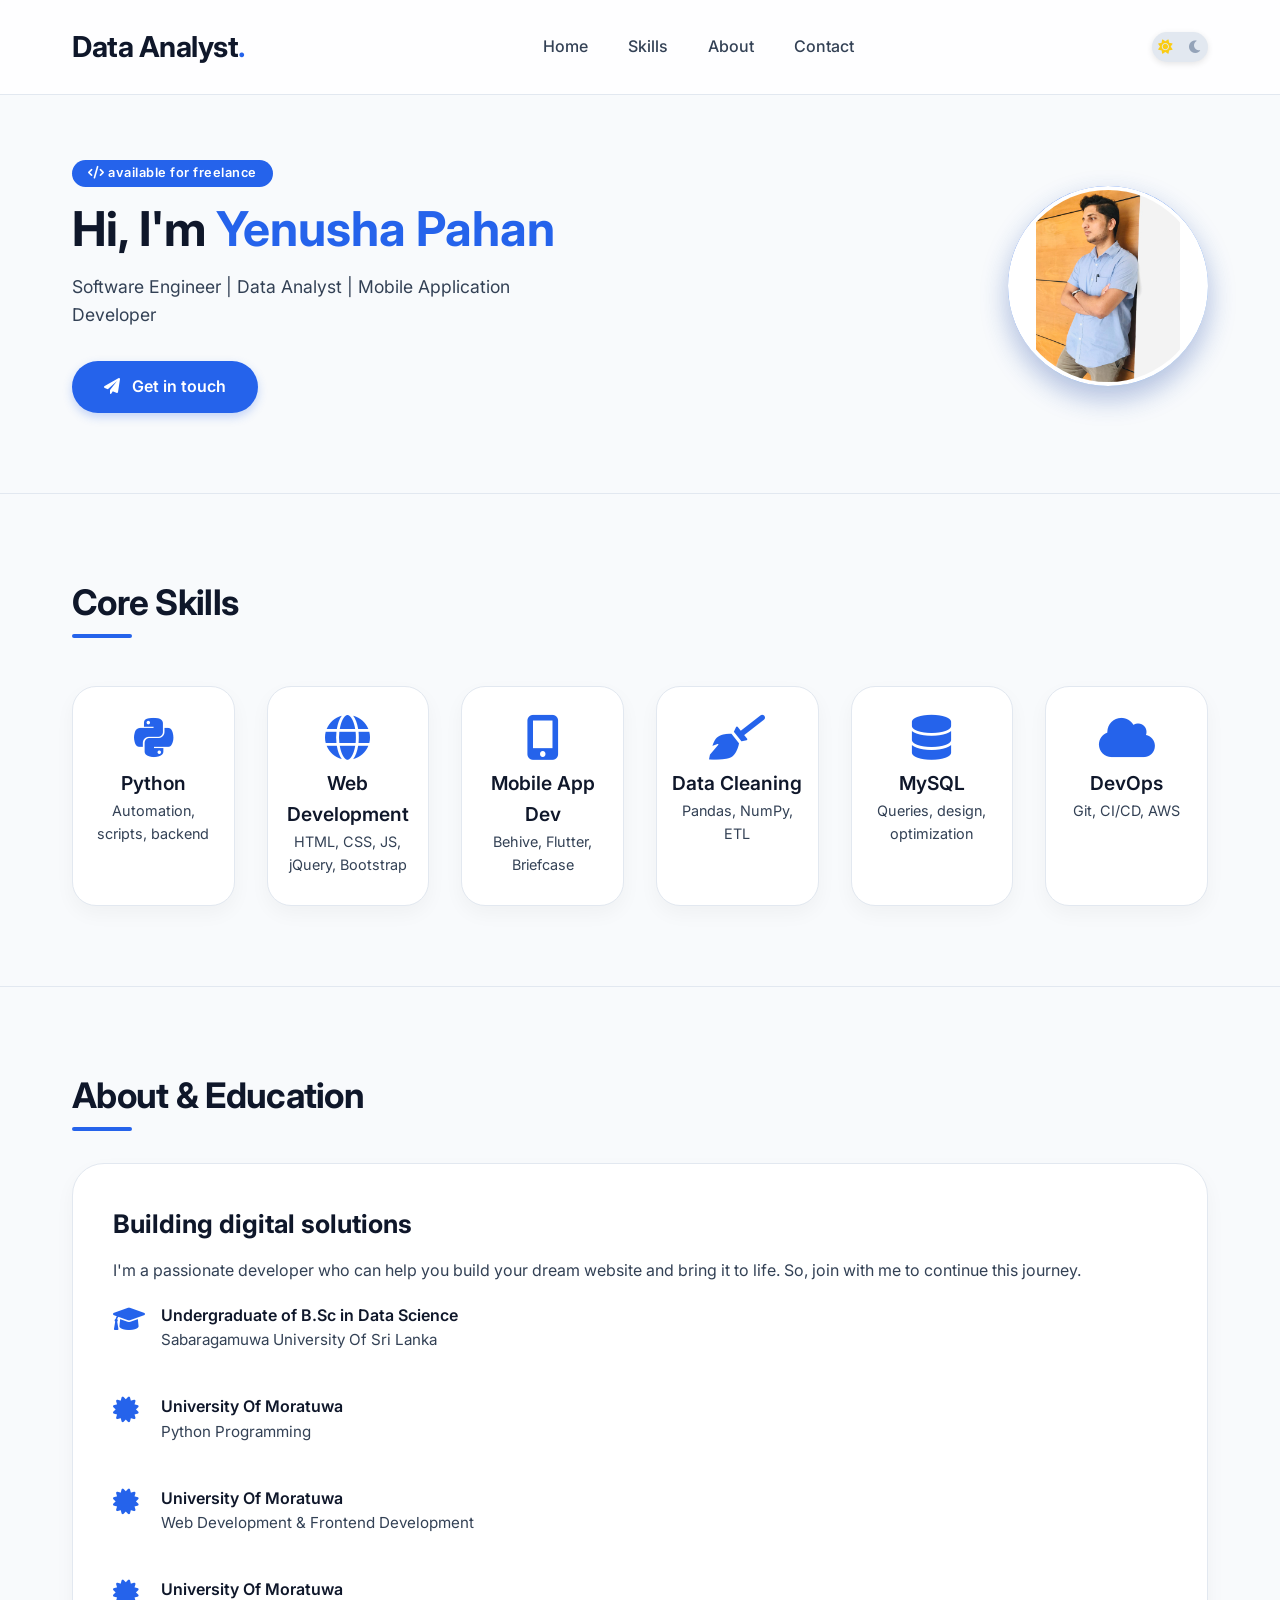
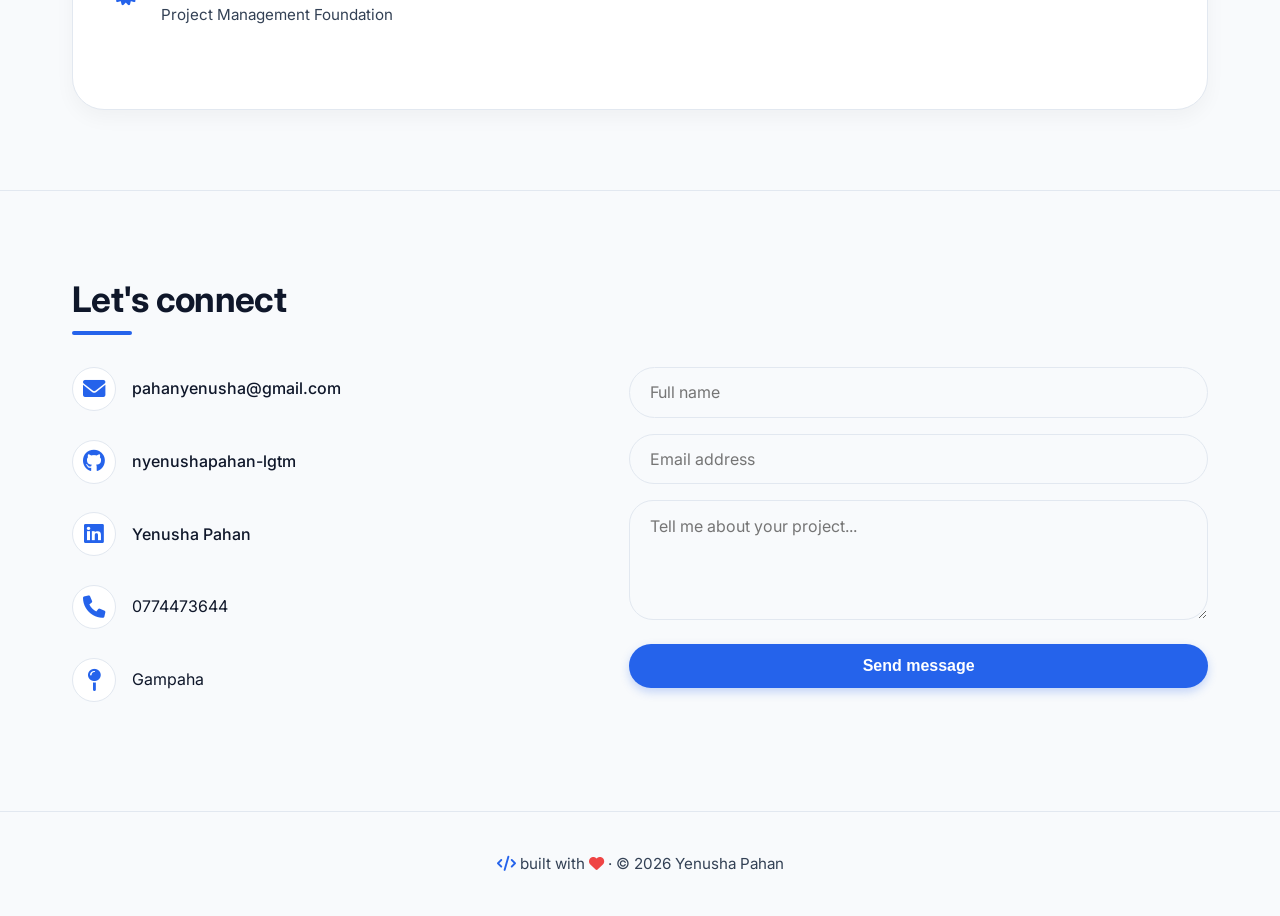
<file: index.html>
<!DOCTYPE html>
<html lang="en">
<head>
  <meta charset="UTF-8">
  <meta name="viewport" content="width=device-width, initial-scale=1.0">
  <meta name="description" content="Interactive portfolio of a creative developer – Home, Skills, About &amp; Contact. Modern dark/light theme, SEO friendly.">
  <title>Portfolio · Creative Developer</title>
  <!-- Google Font & Font Awesome for icons -->
  <link rel="preconnect" href="https://fonts.googleapis.com">
  <link rel="preconnect" href="https://fonts.gstatic.com" crossorigin>
  <link href="https://fonts.googleapis.com/css2?family=Inter:opsz,wght@14..32,300;14..32,400;14..32,600;14..32,700&display=swap" rel="stylesheet">
  <link rel="stylesheet" href="https://cdnjs.cloudflare.com/ajax/libs/font-awesome/6.0.0-beta3/css/all.min.css">
  <link rel="stylesheet" href="style.css">
</head>
<body>
  <header>
    <div class="container nav-bar">
      <div class="logo">Data Analyst<span>.</span></div>
      <ul class="nav-links">
        <li><a href="#home">Home</a></li>
        <li><a href="#skills">Skills</a></li>
        <li><a href="#about">About</a></li>
        <li><a href="#contact">Contact</a></li>
      </ul>
      <button class="theme-toggle" id="themeToggle" aria-label="Switch between dark and light mode">
        <i class="fas fa-sun"></i>
        <i class="fas fa-moon"></i>
      </button>
    </div>
  </header>

  <main>
    <!-- HOME -->
    <section id="home">
      <div class="container home-grid">
        <div class="home-content">
          <span class="badge"><i class="fas fa-code"></i> available for freelance</span>
          <h1>Hi, I'm <span>Yenusha Pahan</span></h1>
          <p>Software Engineer | Data Analyst | Mobile Application Developer</p>
          <a href="#contact" class="btn"><i class="fas fa-paper-plane"></i> Get in touch</a>
        </div>
        <div class="home-avatar">
          <div class="avatar-placeholder">
            <img src="./resources/images/myImage.jpg" alt="Yenusha Pahan - Portfolio Avatar">
          </div>
        </div>
      </div>
    </section>

    <!-- SKILLS -->
    <section id="skills">
      <div class="container">
        <h2 class="section-title">Core Skills</h2>
        <div class="skills-grid">
          <div class="skill-card"><i class="fab fa-python"></i><h3>Python</h3><p>Automation, scripts, backend</p></div>
          <div class="skill-card"><i class="fas fa-globe"></i><h3>Web Development</h3><p>HTML, CSS, JS, jQuery, Bootstrap</p></div>
          <div class="skill-card"><i class="fas fa-mobile-alt"></i><h3>Mobile App Dev</h3><p>Behive, Flutter, Briefcase</p></div>
          <div class="skill-card"><i class="fas fa-broom"></i><h3>Data Cleaning</h3><p>Pandas, NumPy, ETL</p></div>
          <div class="skill-card"><i class="fas fa-database"></i><h3>MySQL</h3><p>Queries, design, optimization</p></div>
          <div class="skill-card"><i class="fas fa-cloud"></i><h3>DevOps</h3><p>Git, CI/CD, AWS</p></div>
        </div>
      </div>
    </section>

    <!-- ABOUT + EDUCATION -->
    <section id="about">
      <div class="container">
        <h2 class="section-title">About &amp; Education</h2>
        <div class="about-wrap">
          <div class="about-text">
            <h3>Building digital solutions</h3>
            <p>I'm a passionate developer who can help you build your dream website and bring it to life. So, join with me to continue this journey.</p>
            <div class="edu-item">
              <i class="fas fa-graduation-cap"></i>
              <div>
                <h4>Undergraduate of B.Sc in Data Science</h4>
                <p>Sabaragamuwa University Of Sri Lanka</p>
              </div>
            </div>
            <div class="edu-item">
              <i class="fas fa-certificate"></i>
              <div>
                <h4>University Of Moratuwa</h4>
                <p>Python Programming</p>
              </div>
            </div>
            <div class="edu-item">
              <i class="fas fa-certificate"></i>
              <div>
                <h4>University Of Moratuwa</h4>
                <p>Web Development & Frontend Development</p>
              </div>
            </div>
            <div class="edu-item">
              <i class="fas fa-certificate"></i>
              <div>
                <h4>University Of Moratuwa</h4>
                <p>Project Management Foundation</p>
              </div>
            </div>
          </div>
        </div>
      </div>
    </section>

    <!-- CONTACT -->
    <section id="contact">
      <div class="container">
        <h2 class="section-title">Let's connect</h2>
        <div class="contact-grid">
          <div class="contact-info">
            <div class="contact-item">
              <i class="fas fa-envelope"></i> 
              <a href="mailto:pahanyenusha@gmail.com">pahanyenusha@gmail.com</a>
            </div>
            <div class="contact-item">
              <i class="fab fa-github"></i> 
              <a href="https://github.com/nyenushapahan-lgtm">nyenushapahan-lgtm</a>
            </div>
            <div class="contact-item">
              <i class="fab fa-linkedin"></i> 
              <a href="https://www.linkedin.com/in/yenusha-pahan-918524416">Yenusha Pahan</a>
            </div>
            <div class="contact-item">
              <i class="fa fa-phone" aria-hidden="true"></i>
              <span>0774473644</span>
            </div>
            <div class="contact-item">
              <i class="fas fa-map-pin"></i> 
              <span>Gampaha</span>
            </div>
          </div>
          <div class="contact-form">
            <form id="contactForm" action="https://formsubmit.co/nyenushapahan@gmail.com" method="post">
                <!-- Honeypot (prevents spam) -->
                <input type="text" name="_honey" style="display:none">
                
                <!-- Disable captcha (optional) -->
                <input type="hidden" name="_captcha" value="false">
                
                <!-- Custom thank you page -->
                <input type="hidden" name="_next" value="https://nyenushapahan-lgtm.github.io/thank-you.html">
                
                <!-- Custom subject line -->
                <input type="hidden" name="_subject" value="New Portfolio Contact from {{name}}">
                
                <!-- Form fields -->
                <input type="text" name="name" placeholder="Full name" required>
                <input type="email" name="email" placeholder="Email address" required>
                <textarea name="message" placeholder="Tell me about your project..." required></textarea>
                
                <button type="submit" class="btn">Send message</button>
            </form>
          </div>
        </div>
      </div>
    </section>
  </main>

  <footer>
    <div class="container">
      <p><i class="fas fa-code"></i> built with <i class="fas fa-heart" style="color: #ef4444;"></i> · © 2026 Yenusha Pahan</p>
    </div>
  </footer>

  <script src="script.js"></script>
</body>
</html>
</file>
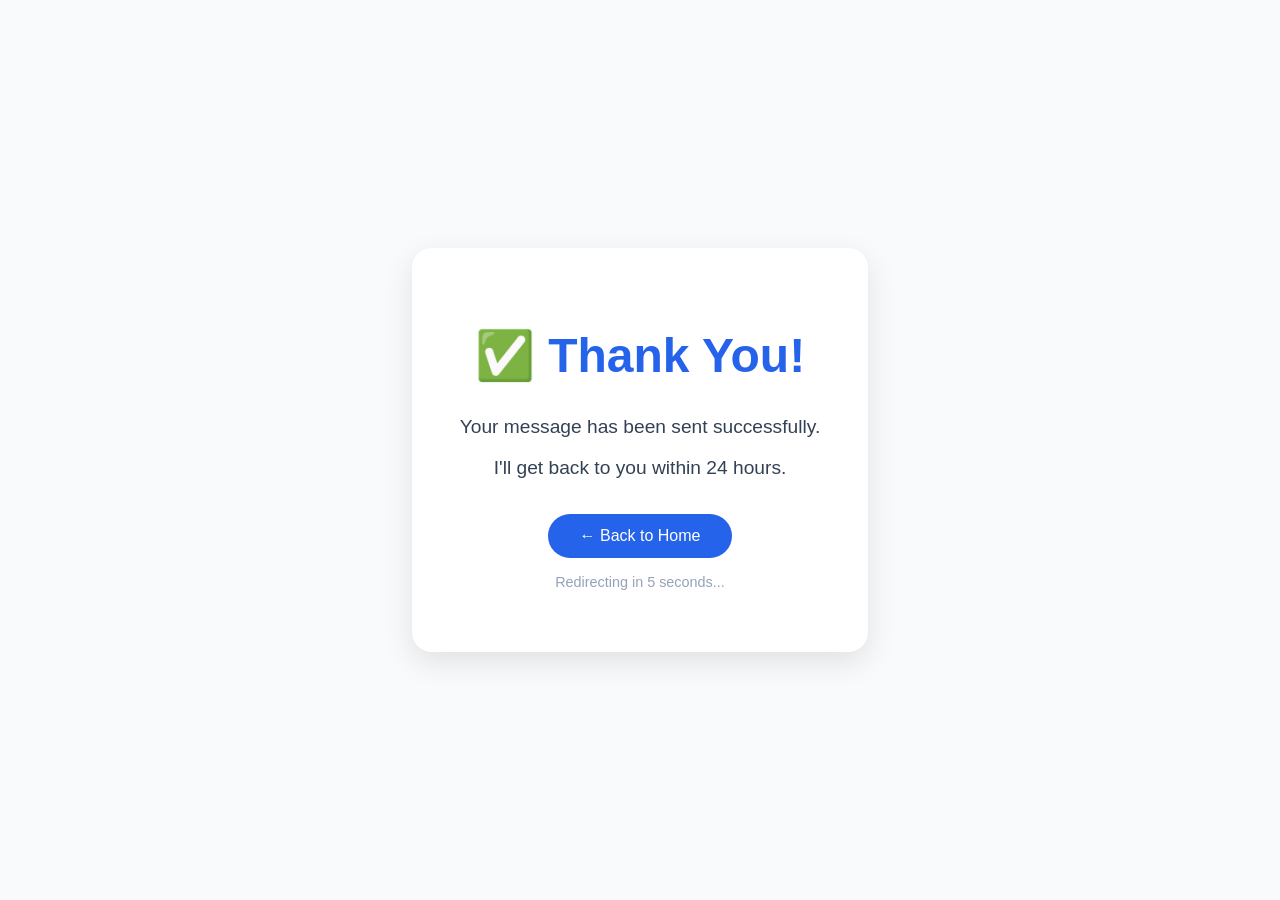
<file: thank-you.html>
<!DOCTYPE html>
<html lang="en">
<head>
    <meta charset="UTF-8">
    <meta name="viewport" content="width=device-width, initial-scale=1.0">
    <title>Thank You!</title>
    <style>
        body {
            font-family: 'Inter', sans-serif;
            display: flex;
            justify-content: center;
            align-items: center;
            height: 100vh;
            margin: 0;
            background: #f8fafc;
            text-align: center;
        }
        .thank-you-box {
            padding: 3rem;
            background: white;
            border-radius: 20px;
            box-shadow: 0 10px 30px rgba(0,0,0,0.1);
        }
        .thank-you-box h1 {
            color: #2563eb;
            font-size: 3rem;
        }
        .thank-you-box p {
            color: #334155;
            font-size: 1.2rem;
        }
        .btn {
            display: inline-block;
            background: #2563eb;
            color: white;
            padding: 0.8rem 2rem;
            border-radius: 40px;
            text-decoration: none;
            margin-top: 1rem;
        }
    </style>
    <meta http-equiv="refresh" content="5;url=index.html">
</head>
<body>
    <div class="thank-you-box">
        <h1>✅ Thank You!</h1>
        <p>Your message has been sent successfully.</p>
        <p>I'll get back to you within 24 hours.</p>
        <a href="index.html" class="btn">← Back to Home</a>
        <p style="margin-top: 1rem; font-size: 0.9rem; color: #94a3b8;">Redirecting in 5 seconds...</p>
    </div>
</body>
</html>
</file>
<file: style.css>
* {
      margin: 0;
      padding: 0;
      box-sizing: border-box;
    }

    body {
      font-family: 'Inter', sans-serif;
      background: var(--bg-primary);
      color: var(--text-primary);
      transition: background 0.3s, color 0.2s;
      line-height: 1.6;
      scroll-behavior: smooth;
    }

    /* CSS Variables – light mode default */
    :root {
      --bg-primary: #f8fafc;
      --bg-secondary: #ffffff;
      --bg-card: #ffffff;
      --text-primary: #0f172a;
      --text-secondary: #334155;
      --border-light: #e2e8f0;
      --shadow: 0 8px 20px rgba(0,0,0,0.04);
      --accent: #2563eb;
      --accent-hover: #1d4ed8;
      --toggle-bg: #e2e8f0;
    }

    /* Dark mode */
    body.dark {
      --bg-primary: #0b1121;
      --bg-secondary: #1e293b;
      --bg-card: #1e293b;
      --text-primary: #f1f5f9;
      --text-secondary: #cbd5e1;
      --border-light: #334155;
      --shadow: 0 8px 20px rgba(0,0,0,0.5);
      --toggle-bg: #334155;
    }

    /* Layout */
    .container {
      max-width: 1200px;
      margin: 0 auto;
      padding: 0 2rem;
    }

    /* header / nav */
    header {
      padding: 1.5rem 0;
      border-bottom: 1px solid var(--border-light);
      background: var(--bg-secondary);
      transition: background 0.3s;
      position: sticky;
      top: 0;
      z-index: 10;
      backdrop-filter: blur(4px);
      background: rgba(var(--bg-secondary-rgb, 255,255,255), 0.8);
    }

    body.dark header {
      background: rgba(30, 41, 59, 0.85);
    }

    .nav-bar {
      display: flex;
      justify-content: space-between;
      align-items: center;
      flex-wrap: wrap;
    }

    .logo {
      font-size: 1.8rem;
      font-weight: 700;
      letter-spacing: -0.5px;
      color: var(--text-primary);
    }
    .logo span {
      color: var(--accent);
    }

    .nav-links {
      display: flex;
      gap: 2.5rem;
      list-style: none;
      font-weight: 500;
    }
    .nav-links a {
      text-decoration: none;
      color: var(--text-secondary);
      transition: color 0.2s;
      font-size: 1rem;
      position: relative;
    }
    .nav-links a::after {
      content: '';
      position: absolute;
      bottom: -4px;
      left: 0;
      width: 0;
      height: 2px;
      background: var(--accent);
      transition: 0.2s;
    }
    .nav-links a:hover {
      color: var(--accent);
    }
    .nav-links a:hover::after {
      width: 100%;
    }

    .theme-toggle {
      background: var(--toggle-bg);
      border: none;
      border-radius: 40px;
      width: 56px;
      height: 30px;
      display: flex;
      align-items: center;
      justify-content: space-between;
      padding: 0 6px;
      cursor: pointer;
      transition: 0.25s;
      font-size: 0.9rem;
      color: var(--text-primary);
      box-shadow: 0 2px 6px rgba(0,0,0,0.1);
    }
    .theme-toggle i {
      pointer-events: none;
    }
    .theme-toggle .fa-sun { color: #facc15; }
    .theme-toggle .fa-moon { color: #94a3b8; }
    body.dark .theme-toggle .fa-sun { color: #fde047; }
    body.dark .theme-toggle .fa-moon { color: #e2e8f0; }

    /* sections */
    section {
      padding: 5rem 0;
      border-bottom: 1px solid var(--border-light);
      transition: background 0.2s;
    }
    section:last-of-type {
      border-bottom: none;
    }

    .section-title {
      font-size: 2.2rem;
      font-weight: 700;
      margin-bottom: 2.5rem;
      letter-spacing: -0.02em;
      position: relative;
      display: inline-block;
    }
    .section-title::after {
      content: '';
      position: absolute;
      bottom: -8px;
      left: 0;
      width: 60px;
      height: 4px;
      background: var(--accent);
      border-radius: 4px;
    }

    /* HOME */
    #home {
      padding: 4rem 0 5rem;
      background: var(--bg-primary);
    }
    .home-grid {
      display: flex;
      flex-wrap: wrap;
      align-items: center;
      gap: 3rem;
    }
    .home-content {
      flex: 1 1 300px;
    }
    .home-content .badge {
      background: var(--accent);
      color: white;
      padding: 0.2rem 1rem;
      border-radius: 40px;
      font-size: 0.8rem;
      font-weight: 600;
      display: inline-block;
      margin-bottom: 0.8rem;
      letter-spacing: 0.5px;
    }
    .home-content h1 {
      font-size: 3rem;
      font-weight: 700;
      line-height: 1.2;
      margin-bottom: 1rem;
    }
    .home-content h1 span {
      color: var(--accent);
    }
    .home-content p {
      color: var(--text-secondary);
      max-width: 450px;
      font-size: 1.1rem;
      margin-bottom: 2rem;
    }
    .btn {
      display: inline-block;
      background: var(--accent);
      color: white;
      padding: 0.8rem 2rem;
      border-radius: 40px;
      text-decoration: none;
      font-weight: 600;
      transition: background 0.2s, transform 0.1s;
      box-shadow: 0 4px 10px rgba(37, 99, 235, 0.25);
    }
    .btn:hover {
      background: var(--accent-hover);
      transform: scale(1.02);
    }
    .btn i {
      margin-right: 8px;
    }
    .home-avatar {
      flex: 0 0 200px;
      text-align: center;
    }
    .home-avatar img {
      width: 200px;
      height: 200px;
      border-radius: 50%;
      object-fit:contain;
      box-shadow: 0 12px 28px rgba(0,0,0,0.1);
      border: 4px solid var(--bg-card);
      background: var(--bg-card);
    }
    .avatar-placeholder {
      width: 200px;
      height: 200px;
      border-radius: 50%;
      background: linear-gradient(145deg, var(--accent), #60a5fa);
      display: flex;
      align-items: center;
      justify-content: center;
      font-size: 5rem;
      color: white;
      margin: 0 auto;
      box-shadow: 0 12px 28px rgba(37, 99, 235, 0.25);
    }

    /* SKILLS */
    .skills-grid {
      display: grid;
      grid-template-columns: repeat(auto-fit, minmax(150px, 1fr));
      gap: 2rem;
      margin-top: 1rem;
    }
    .skill-card {
      background: var(--bg-card);
      padding: 1.8rem 0.8rem;
      text-align: center;
      border-radius: 24px;
      box-shadow: var(--shadow);
      border: 1px solid var(--border-light);
      transition: transform 0.2s, box-shadow 0.2s;
      cursor: default;
    }
    .skill-card:hover {
      transform: translateY(-6px);
      box-shadow: 0 16px 30px rgba(0,0,0,0.08);
    }
    body.dark .skill-card:hover {
      box-shadow: 0 16px 30px rgba(0,0,0,0.4);
    }
    .skill-card i {
      font-size: 2.8rem;
      color: var(--accent);
      margin-bottom: 0.5rem;
    }
    .skill-card h3 {
      font-weight: 600;
      font-size: 1.2rem;
    }
    .skill-card p {
      color: var(--text-secondary);
      font-size: 0.9rem;
    }

    /* ABOUT / EDUCATION */
    .about-wrap {
      display: flex;
      flex-wrap: wrap;
      gap: 3rem;
      background: var(--bg-card);
      padding: 2.5rem;
      border-radius: 32px;
      border: 1px solid var(--border-light);
      box-shadow: var(--shadow);
    }
    .about-text {
      flex: 2;
      min-width: 240px;
    }
    .about-text h3 {
      font-size: 1.6rem;
      margin-bottom: 0.8rem;
    }
    .about-text p {
      color: var(--text-secondary);
      margin-bottom: 1.2rem;
    }
    .edu-item {
      display: flex;
      gap: 1rem;
      margin-bottom: 1.4rem;
      align-items: flex-start;
    }
    .edu-item i {
      color: var(--accent);
      font-size: 1.6rem;
      min-width: 2rem;
      margin-top: 0.2rem;
    }
    .edu-item h4 {
      font-weight: 600;
    }
    .edu-item p {
      color: var(--text-secondary);
      font-size: 0.95rem;
    }

    /* CONTACT */
    .contact-grid {
      display: flex;
      flex-wrap: wrap;
      gap: 3rem;
    }
    .contact-info {
      flex: 1 1 220px;
    }
    .contact-info .contact-item {
      display: flex;
      align-items: center;
      gap: 1rem;
      margin-bottom: 1.8rem;
    }
    .contact-info .contact-item i {
      width: 44px;
      height: 44px;
      background: var(--bg-card);
      border-radius: 50%;
      display: flex;
      align-items: center;
      justify-content: center;
      color: var(--accent);
      font-size: 1.4rem;
      border: 1px solid var(--border-light);
    }
    .contact-info .contact-item a {
      color: var(--text-primary);
      text-decoration: none;
      font-weight: 500;
      transition: color 0.2s;
    }
    .contact-info .contact-item a:hover {
      color: var(--accent);
    }
    .contact-form {
      flex: 2;
      min-width: 260px;
    }
    .contact-form input,
    .contact-form textarea {
      width: 100%;
      padding: 0.9rem 1.2rem;
      margin-bottom: 1rem;
      border: 1px solid var(--border-light);
      border-radius: 30px;
      background: var(--bg-primary);
      color: var(--text-primary);
      font-family: 'Inter', sans-serif;
      transition: 0.2s;
      font-size: 1rem;
    }
    .contact-form input:focus,
    .contact-form textarea:focus {
      outline: none;
      border-color: var(--accent);
      box-shadow: 0 0 0 3px rgba(37, 99, 235, 0.15);
    }
    .contact-form textarea {
      border-radius: 24px;
      resize: vertical;
      min-height: 120px;
    }
    .contact-form .btn {
      border: none;
      cursor: pointer;
      background: var(--accent);
      width: 100%;
      font-size: 1rem;
    }
    .contact-form .btn:hover {
      background: var(--accent-hover);
    }

    footer {
      padding: 2.5rem 0;
      text-align: center;
      color: var(--text-secondary);
      border-top: 1px solid var(--border-light);
      font-size: 0.95rem;
    }
    footer i {
      color: var(--accent);
    }

    /* responsive */
    @media (max-width: 640px) {
      .nav-links {
        gap: 1.2rem;
        flex-wrap: wrap;
        justify-content: center;
        margin-top: 0.5rem;
      }
      .home-content h1 {
        font-size: 2.3rem;
      }
      .section-title {
        font-size: 1.9rem;
      }
    }
</file>
